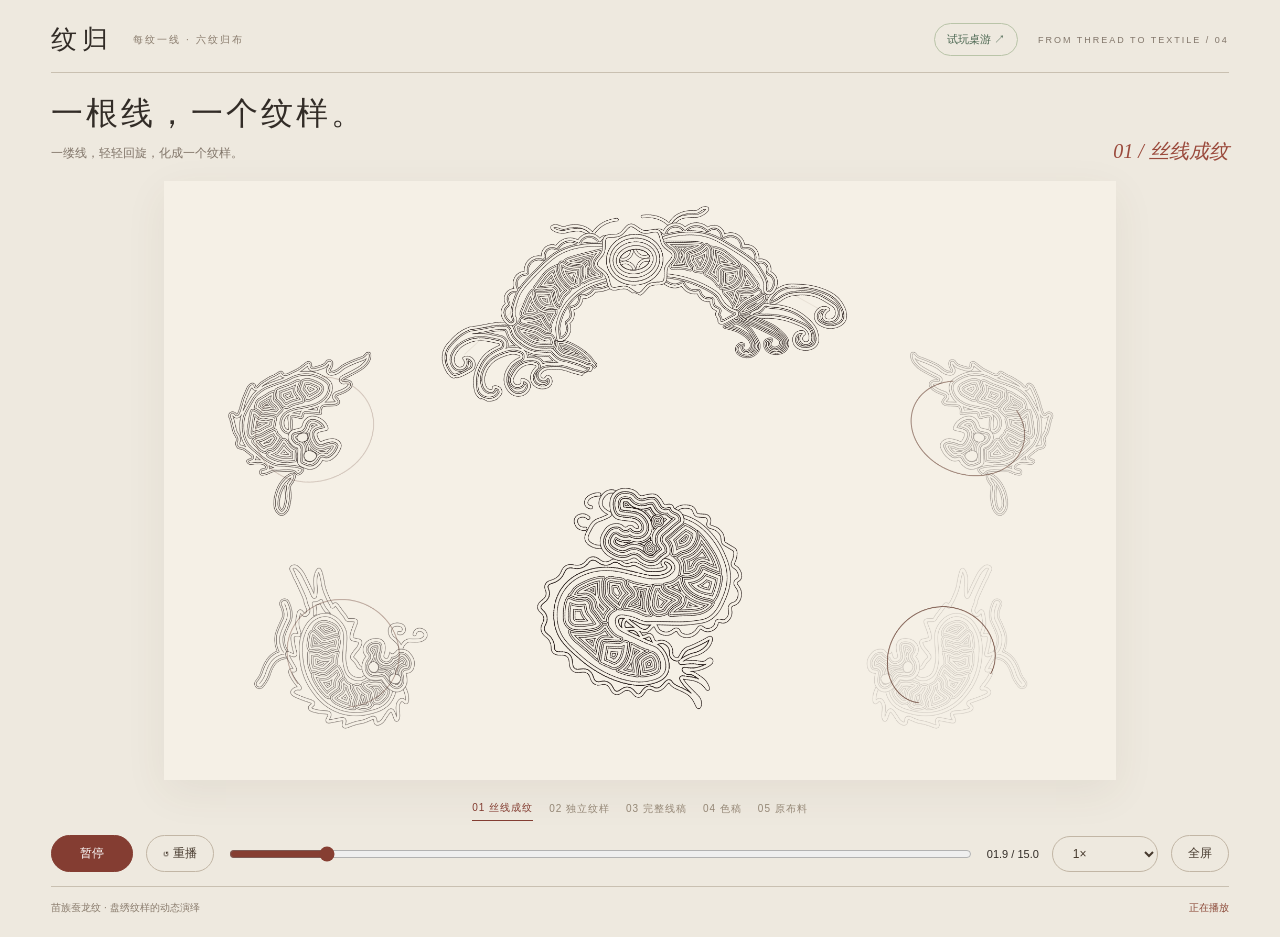
<file: index.html>
<!doctype html><html lang="zh-CN"><head><meta charset="utf-8"><meta name="viewport" content="width=device-width,initial-scale=1"><meta name="description" content="六根丝线，各自盘成蚕龙纹，再归位为线稿、色稿与原布料。"><title>纹归 · 每纹一线</title><link rel="stylesheet" href="style.css"></head><body><main><header><div class="brand">纹归<span>每纹一线 · 六纹归布</span></div><a class="game-link" href="game/">试玩桌游 ↗</a><div class="edition">FROM THREAD TO TEXTILE / 04</div></header><div class="intro"><div><h1>一根线，一个纹样。</h1><p id="description">丝线盘绕成独立的蚕龙纹，再归回一方布面。</p></div><div id="chapter">01 / 丝线成纹</div></div><div class="stage" id="stage"><canvas id="canvas" width="1815" height="1144" role="img" aria-label="六根独立丝线盘绕成纹样，归位成完整线稿，随后过渡为色稿与原布料"></canvas><div id="loading" role="status">正在穿针引线…</div></div><nav class="chapters" aria-label="动画阶段"><button data-time="0">01 丝线成纹</button><button data-time="3.3">02 独立纹样</button><button data-time="7.8">03 完整线稿</button><button data-time="10.5">04 色稿</button><button data-time="14.3">05 原布料</button></nav><div class="controls"><button class="primary" id="play" disabled>播放</button><button id="reset" disabled>↺ 重播</button><input id="seek" type="range" min="0" max="15" step="0.01" value="0" aria-label="动画进度" disabled><time id="time">00.0 / 15.0</time><select id="speed" aria-label="播放速度"><option value="0.5">0.5× 慢速</option><option value="1" selected>1×</option><option value="1.5">1.5×</option><option value="2">2×</option></select><button id="full">全屏</button></div><footer><span>苗族蚕龙纹 · 盘绣纹样的动态演绎</span><span id="status" role="status">载入中</span></footer></main><script src="animation.js"></script></body></html>
</file>
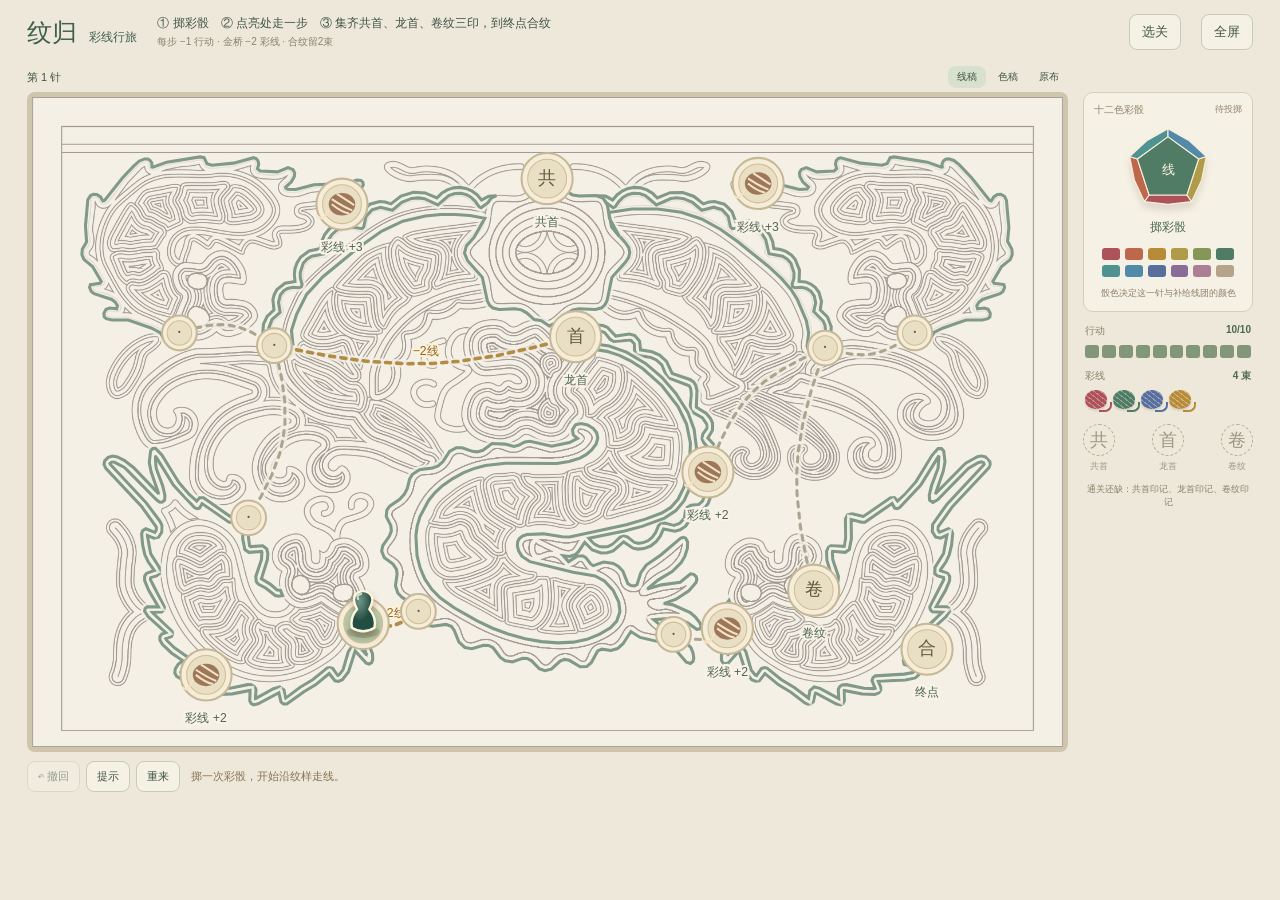
<file: game/index.html>
<!doctype html><html lang="zh-CN"><head><meta charset="utf-8"><meta name="viewport" content="width=device-width,initial-scale=1,viewport-fit=cover"><meta name="theme-color" content="#eee8db"><title>纹归 · 彩线行旅</title><link rel="stylesheet" href="game.css"></head><body><main><header><a href="../" class="brand">纹归 <small>彩线行旅</small></a><p class="quick-rule" id="quick-rule">① 掷彩骰　② 点亮处走一步　③ 集齐共首、龙首、卷纹三印，到终点合纹 <span>每步 −1 行动 · 金桥 −2 彩线 · 合纹留2束</span></p><button id="source-open" hidden>完整稿</button><button id="levels-open">选关</button><button id="fullscreen">全屏</button></header><div class="layout"><section class="play-area"><div class="board-toolbar"><span id="turn"></span><div class="view-switch"><button data-view="line">线稿</button><button data-view="color">色稿</button><button data-view="cloth">原布</button></div></div><div class="board-shell"><svg id="board" viewBox="0 0 1008.43 635.73" role="group" aria-label="布面路线棋盘，掷骰后点击相邻位置，消耗一步"><defs><pattern id="weave" width="6" height="6" patternUnits="userSpaceOnUse"><path d="M0 1H6M1 0V6" stroke="#fff" stroke-opacity=".06" stroke-width=".6"/></pattern><filter id="shadow" x="-60%" y="-60%" width="220%" height="240%"><feDropShadow dx="0" dy="4" stdDeviation="3" flood-color="#40261a" flood-opacity=".35"/></filter><radialGradient id="wood"><stop stop-color="#fff8e7"/><stop offset="1" stop-color="#ddc8a2"/></radialGradient><radialGradient id="pawn-fill" cx="35%" cy="25%"><stop stop-color="#75968a"/><stop offset="1" stop-color="#244d42"/></radialGradient></defs><rect width="1008.43" height="635.73" fill="#f5f0e6"/><image id="line-view" href="pattern-line.png" width="1008.43" height="635.73" opacity=".4"/><image id="color-view" href="pattern-color.png" width="1008.43" height="635.73"/><image id="cloth-view" href="cloth.jpg" width="1008.43" height="635.73" preserveAspectRatio="xMidYMid meet"/><g id="routes"></g><g id="journey"></g><g id="nodes"></g><g id="pawn" pointer-events="none" filter="url(#shadow)"><ellipse cy="12" rx="16" ry="6" fill="#39271f" opacity=".18"/><path d="M-11 8Q-13-2-6-10Q-14-25 0-28Q14-25 6-10Q13-2 11 8Q0 15-11 8Z" fill="url(#pawn-fill)" stroke="#fff5dc" stroke-width="2.3"/><path d="M-5-20Q-7-24-2-25" fill="none" stroke="#d0e2cc" stroke-width="2" stroke-linecap="round"/></g></svg></div><div class="action-row"><button id="undo">↶ 撤回</button><button id="hint">提示</button><button id="restart">重来</button><span id="message" role="status" aria-live="polite">掷一次彩骰，开始沿纹样走线。</span></div></section><aside><section class="dice-card"><div class="card-label">十二色彩骰 <span id="dice-status">待投掷</span></div><button id="roll" aria-label="投掷十二面彩色骰子"><svg id="die" viewBox="0 0 140 140" aria-hidden="true"><g stroke="#fff5df" stroke-width="2"><path fill="var(--thread)" d="M70 6 124 37 124 101 70 133 16 101 16 37Z"/><path fill="#ffffff30" d="M70 6 70 32 34 58 16 37Z"/><path fill="#00000018" d="M124 37 106 58 106 91 124 101Z"/><path fill="#ffffff20" d="M70 6 124 37 106 58 70 32Z"/><path fill="#00000028" d="M70 133 70 111 106 91 124 101Z"/><path fill="#00000015" d="M16 101 34 91 70 111 70 133Z"/><path fill="#ffffff18" d="M16 37 34 58 34 91 16 101Z"/><path fill="none" d="M70 32 106 58 94 96 46 96 34 58Z"/></g><text x="70" y="79" text-anchor="middle" fill="#fff8e5" font-size="20" font-family="serif">线</text></svg><span id="roll-label">掷彩骰</span></button><div id="palette" aria-label="十二种骰面颜色"></div><p id="color-name">骰色决定这一针与补给线团的颜色</p></section><section class="resources"><div class="resource-title">行动 <strong id="steps-label"></strong></div><div id="step-tokens"></div><div class="resource-title yarn-title">彩线 <strong id="buttons-label"></strong></div><div id="button-tokens"></div></section><section class="mission"><div class="seals"><div id="seal-left" class="seal"><span>共</span><small>共首</small></div><div id="seal-flower" class="seal"><span>首</span><small>龙首</small></div><div id="seal-right" class="seal"><span>卷</span><small>卷纹</small></div></div><div id="exit-check"></div></section></aside></div><div class="portrait-note">↻ 横过手机，展开整片纹样</div></main><dialog id="result"><div class="result-icon">✦</div><h2 id="result-title"></h2><p id="result-detail"></p><div id="result-stars"></div><button id="result-animation" hidden>观看我的成布动画</button><button id="next-level" hidden>下一片布 →</button><div class="dialog-actions"><button id="result-back">回看色稿</button><button id="result-cloth">查看原布</button><button id="result-restart">再走一次</button></div></dialog><dialog id="reference-zoom"><div class="source-head"><strong>原稿配色</strong><button id="reference-close">关闭</button></div><img id="reference-large" alt="放大的原始纹样色稿"></dialog><dialog id="source-viewer"><div class="source-head"><strong>第二片布 · 完整绘制稿</strong><button id="source-close">关闭</button></div><div class="source-tabs"><button id="source-line">完整线稿</button><button id="source-color">完整色稿</button></div><img id="source-image" alt="第二片布完整绘制稿"></dialog><dialog id="level-picker"><small>纹样旅程</small><h2>挑一片布，继续走线。</h2><div class="level-cards"><button id="pick-level-1"><b>01 · 循纹归针</b><span>10 步 · 沿卷纹学会取线与合纹</span><em id="level-1-status"></em></button><button id="pick-level-2"><b>02 · 双龙结心</b><span>16 步 · 先结心开桥，再取双龙印记</span><em id="level-2-status"></em></button></div><p>每片布独立存档，切换不会丢失当前路线。</p><button id="levels-close">继续当前关</button></dialog><section id="finale" hidden aria-label="我的彩线成布动画"><div class="finale-top"><div><small>属于这一局的颜色</small><h2 id="finale-title">循线，成纹。</h2></div><button id="finale-skip">跳至成布</button></div><div class="finale-stage"><figure class="personal-result"><figcaption id="personal-label" hidden>你的配色</figcaption><canvas id="finale-canvas" width="1512" height="954" aria-label="本局配色纹样动画"></canvas></figure><figure class="original-result" id="original-result" hidden><button id="reference-enlarge" aria-label="放大原稿配色"><img id="finale-reference" alt="原始纹样色稿缩略图"><span>原色稿 · 点开放大</span></button></figure><img id="finale-atlas" src="../assets/artwork.png" hidden alt=""></div><div class="finale-bottom"><p id="finale-caption" role="status" aria-live="polite">让走过的彩线，回到纹样里。</p><div id="finale-palette"></div><div class="finale-controls"><button id="finale-replay">重播动画</button><button id="finale-original">对照原布</button><button id="finale-close">回到棋盘</button></div></div></section><script src="map-data.js"></script><script src="level2-data.js"></script><script src="rules.js"></script><script src="finale-data.js"></script><script src="finale.js"></script><script src="game.js"></script></body></html>
</file>
<file: style.css>
*{box-sizing:border-box}body{margin:0;background:#eee9df;color:#322c27;font-family:Arial,'PingFang SC',sans-serif}main{max-width:1400px;margin:auto;padding:22px 4vw}header{display:flex;align-items:center;justify-content:space-between;border-bottom:1px solid #c9c0b1;padding-bottom:15px}.brand{font-family:serif;font-size:26px;letter-spacing:5px;display:flex;align-items:center;gap:20px}.brand span{font-family:Arial,'PingFang SC',sans-serif;font-size:10px;letter-spacing:2px;color:#8a7c6d}.edition{font-size:9px;letter-spacing:2px;color:#817569}.intro{display:flex;justify-content:space-between;align-items:end;margin:19px 0 16px}h1{font-family:serif;font-weight:400;font-size:32px;margin:0 0 7px;letter-spacing:3px}p{margin:0;color:#817569;font-size:12px;line-height:1.8}#chapter{font-family:serif;font-style:italic;font-size:20px;color:#9a493b;white-space:nowrap}.stage{position:relative;background:#f5f0e6;box-shadow:0 12px 40px #57412b12;overflow:hidden;max-width:min(100%,calc((100svh - 300px)*1.586));margin:auto}canvas{display:block;width:100%;aspect-ratio:1008.43/635.73}.stage:fullscreen{max-width:none;display:flex;align-items:center;justify-content:center;background:#eee9df}.stage:fullscreen canvas{max-width:100vw;max-height:100vh;object-fit:contain;width:auto;height:100vh}.chapters{display:flex;justify-content:center;gap:16px;margin:16px 0 0;flex-wrap:wrap}.chapters button{font-size:10px;border:none;border-radius:0;padding:5px 0;color:#958877;letter-spacing:1px}.chapters button.active{color:#843d32;border-bottom:1px solid #843d32}.controls{display:flex;gap:13px;align-items:center;padding:14px 0;border-bottom:1px solid #c9c0b1}button,select{background:transparent;border:1px solid #c2b6a5;border-radius:30px;padding:9px 16px;color:#46392d;cursor:pointer;font-size:12px}button:hover{background:#ded3c2}button.primary{background:#843d32;color:#fff;border-color:#843d32;min-width:82px}button:disabled{opacity:.5;cursor:wait}button:focus-visible,select:focus-visible,input:focus-visible{outline:2px solid #863e32;outline-offset:4px}input{accent-color:#863e32;flex:1;min-width:40px;cursor:pointer}time{font-size:11px;font-variant-numeric:tabular-nums;white-space:nowrap}footer{display:flex;justify-content:space-between;padding-top:14px;font-size:10px;color:#8a7c6d;gap:15px}#status{color:#8b4938}#loading{position:absolute;inset:0;display:grid;place-items:center;font-size:13px;background:#f5f0e6;letter-spacing:3px}[hidden]{display:none!important}@media(max-width:650px){main{padding:17px 4vw}h1{font-size:27px}.brand span{display:none}.edition{font-size:7px}.controls{gap:8px;flex-wrap:wrap}button,select{padding:9px 12px}.controls input{order:2;flex-basis:75%}footer{flex-direction:column;gap:7px}.intro{margin:19px 0 16px;gap:15px}#chapter{font-size:15px}.stage{max-width:100%}.chapters{gap:10px}.chapters button{font-size:9px}p{font-size:11px}}

.game-link{font-size:11px;color:#4a6650;text-decoration:none;border:1px solid #b9c4a8;padding:8px 12px;border-radius:20px;margin-left:auto;margin-right:20px}@media(max-width:650px){.game-link{margin-right:0}.edition{display:none}}
</file>
<file: game/game.css>
:root{--thread:#507b65}*{box-sizing:border-box}body{margin:0;background:#eee8db;color:#405447;font:13px Arial,'PingFang SC',sans-serif}button,a{-webkit-tap-highlight-color:transparent;touch-action:manipulation}button{font:inherit;color:inherit;cursor:pointer;border:1px solid #c7cbb8;border-radius:8px;background:#f6f1e5;padding:8px 12px}button:disabled{opacity:.5;cursor:default}button:focus:not(:focus-visible),.node:focus{outline:none}button:focus-visible,a:focus-visible{outline:2px solid #9b814c;outline-offset:2px}.node:focus-visible .rim{stroke:#9b814c;stroke-width:5}main{max-width:1250px;margin:auto;padding:12px max(12px,env(safe-area-inset-left))}header{display:flex;align-items:center;gap:20px;padding:2px 0 12px}.brand{font:25px serif;color:#3e604f;text-decoration:none;white-space:nowrap}.brand small{font-size:12px;margin-left:6px}.quick-rule{flex:1;margin:0;font-size:12px;line-height:1.6}.quick-rule span{display:block;color:#8b826b;font-size:10px}.layout{display:grid;grid-template-columns:minmax(0,1fr) 170px;gap:15px}.board-toolbar{display:flex;justify-content:space-between;align-items:center;height:30px;font-size:11px}.view-switch{display:flex;gap:3px}.view-switch button{font-size:10px;padding:4px 9px;border:0;background:none}.view-switch .active{background:#d7e1ce}.board-shell{padding:5px;background:#cfc5ac;border-radius:8px}#board{display:block;width:100%;border-radius:3px;background:#f5f0e6;overflow:visible}#line-view,#color-view,#cloth-view{transition:opacity .5s}#color-view,#cloth-view{opacity:0;pointer-events:none}#board[data-view=color] #color-view,#board[data-view=cloth] #cloth-view{opacity:1}#board[data-view=cloth] #routes,#board[data-view=cloth] #nodes,#board[data-view=cloth] #pawn,#board[data-view=cloth] #journey{display:none}.route-base{fill:none;stroke:#f5f0e6;stroke-opacity:.8;stroke-width:8}.route{fill:none;stroke:#809989;stroke-width:3;stroke-linecap:round}.bridge{stroke:#aaa58f;stroke-dasharray:5 6}.shortcut{stroke:#b28b44;stroke-width:3.5}.journey{fill:none;stroke-width:5;stroke-linecap:round;pointer-events:none}.edge-cost-label{font-size:12px;fill:#8a672c;text-anchor:middle;paint-order:stroke;stroke:#fff1d6;stroke-width:4}.node{cursor:pointer;outline:none}.rim{fill:#f5edd9;stroke:#c6b895;stroke-width:2}.inner{fill:#e9dfc4;stroke:#d1bd91;stroke-width:1}.node.reachable .rim{stroke:#577f60;stroke-width:4;filter:drop-shadow(0 0 5px #749c66)}.node.current .inner,.node.collected .inner{fill:#b8cba9}.node.spent .yarn-symbol{opacity:.3}.node text{font:18px serif;fill:#685b40;text-anchor:middle;dominant-baseline:middle;pointer-events:none}.node .label{font:12px Arial;fill:#4e6555;paint-order:stroke;stroke:#f8f3e6;stroke-width:4}.action-row{display:flex;align-items:center;gap:6px;margin-top:9px}.action-row button{font-size:11px;padding:7px 10px}#message{flex:1;font-size:11px;line-height:1.5;color:#867253;margin-left:5px}aside{padding-top:30px}.dice-card{text-align:center;padding:10px;background:#f6f1e5;border:1px solid #d6ceba;border-radius:10px}.card-label{display:flex;justify-content:space-between;font-size:10px;color:#8f826a}.card-label span{font-size:9px}#roll{display:flex;align-items:center;flex-direction:column;gap:0;width:100%;padding:2px 0 8px;border:none;background:none;opacity:1}#roll:disabled #roll-label{color:#918a76}#die{width:100px;height:100px;filter:drop-shadow(0 6px 3px #634d3325)}#roll-label{font-size:12px;color:#46674f}.rolling{animation:tumble .3s linear infinite}@keyframes tumble{50%{transform:rotate(35deg) scale(.9)}100%{transform:rotate(-25deg)}}#palette{display:grid;grid-template-columns:repeat(6,1fr);gap:5px;margin:4px 8px}#palette span{height:12px;border-radius:3px;transition:transform .2s}#palette .active{outline:2px solid #715d3b;outline-offset:2px;transform:scale(1.12)}#color-name{font-size:9px;line-height:1.5;margin:10px 0 0;color:#8c806b}.resources{padding:12px 2px}.resource-title{display:flex;justify-content:space-between;font-size:10px;margin-bottom:7px;color:#8a8068}.resource-title strong{color:#4c6851}.yarn-title{margin-top:11px}#step-tokens{display:flex;gap:3px}.step-token{flex:1;height:13px;border-radius:3px;background:#829778}.step-token.used{background:#d6d2c4}#button-tokens{display:flex;gap:6px;flex-wrap:wrap;min-height:22px}.yarn-token{position:relative;display:inline-block;width:22px;height:19px;border-radius:48%;background:repeating-linear-gradient(38deg,transparent 0 3px,#fff5 3px 4px),var(--yarn);box-shadow:0 2px 2px #59463225}.yarn-token:after{content:'';position:absolute;width:11px;height:8px;right:-5px;bottom:-3px;border:2px solid var(--yarn);border-top:0;border-left:0;border-radius:0 0 7px 0}.seals{display:flex;justify-content:space-between}.seal{display:flex;flex-direction:column;align-items:center;gap:4px;color:#9d9985}.seal span{width:32px;height:32px;border:1px dashed #b7ad92;border-radius:50%;display:grid;place-items:center;font:18px serif}.seal small{font-size:9px}.seal.earned{color:#466d4d}.seal.earned span{background:#d3dfc5;border:2px solid #7d9871}#exit-check{font-size:9px;color:#8b8069;text-align:center;margin-top:10px}.portrait-note{display:none}dialog{border:1px solid #c9bb99;border-radius:14px;background:#f7f0df;color:#405747;text-align:center;padding:24px;max-width:420px;width:calc(100% - 32px)}dialog::backdrop{background:#20372c65;backdrop-filter:blur(3px)}dialog h2{font:25px serif}dialog p{font-size:12px;line-height:1.8;color:#8a785a}.result-icon,#result-stars{font-size:30px;color:#b28a45}.dialog-actions{display:flex;gap:8px;justify-content:center}.dialog-actions button{font-size:11px}[hidden]{display:none!important}
@media(orientation:landscape) and (max-height:600px){main{height:100dvh;padding-top:6px;padding-bottom:5px;max-width:none;display:flex;flex-direction:column}header{gap:12px;padding-bottom:4px;min-height:38px}.brand{font-size:20px}.brand small{display:none}.quick-rule{font-size:10px}.quick-rule span{font-size:9px}header button{font-size:10px;padding:6px 9px}.layout{flex:1;min-height:0;grid-template-columns:minmax(0,1fr) 148px;gap:10px}.play-area{display:flex;flex-direction:column;min-height:0;align-items:center}.board-toolbar,.action-row{width:100%}.board-toolbar{height:24px;flex-shrink:0}.board-shell{min-height:0;flex:1;aspect-ratio:1008.43/635.73;max-width:100%;padding:3px}#board{height:100%;width:100%}.action-row{margin-top:4px;min-height:30px}.action-row button{font-size:10px;padding:5px 8px}#message{font-size:9px}aside{padding-top:0;overflow:auto;scrollbar-width:thin}.dice-card{padding:7px}#die{height:77px;width:77px}#color-name{margin-top:7px;font-size:8px}.resources{padding:9px 2px}.resource-title{margin-bottom:5px}.yarn-title{margin-top:8px}.seal span{width:27px;height:27px;font-size:15px}#exit-check{margin-top:6px}.yarn-token{width:19px;height:17px}}
@media(orientation:portrait) and (max-width:700px){main{padding:12px}header{flex-wrap:wrap;gap:8px}.quick-rule{order:3;flex-basis:100%;font-size:11px}header>button{margin-left:auto}.layout{grid-template-columns:1fr}.play-area{min-width:0}aside{padding-top:0;display:grid;grid-template-columns:140px 1fr;gap:12px}.dice-card{grid-row:span 2}.resources{padding-top:5px}.mission{align-self:end}.portrait-note{display:block;text-align:center;padding:14px;font-size:12px;color:#8c7857}.action-row{flex-wrap:wrap}#message{flex-basis:100%;margin:4px 0}}
@media(prefers-reduced-motion:reduce){.rolling{animation:none}#line-view,#color-view,#cloth-view{transition:none}}
/* Personal color finale stays in the landscape viewport and never replaces source art. */
.finale-open{overflow:hidden}#finale{position:fixed;inset:0;z-index:50;background:#eee8db;display:flex;flex-direction:column;padding:18px max(22px,env(safe-area-inset-left));overflow:auto}.finale-top{display:flex;justify-content:space-between;align-items:center;gap:15px}.finale-top small{font-size:10px;color:#9a8566;letter-spacing:3px}.finale-top h2{font:28px serif;letter-spacing:2px;margin:7px 0 10px}.finale-stage{flex:1;min-height:0;display:flex;justify-content:center;align-items:center;padding:10px}.finale-stage canvas{max-width:100%;max-height:100%;aspect-ratio:1008.43/635.73;object-fit:contain;box-shadow:0 12px 45px #64523720;border:1px solid #d6c9ad}.finale-bottom{text-align:center;flex-shrink:0}#finale-caption{font-size:11px;color:#8d795d;margin:8px 0;line-height:1.6}#finale-palette{display:flex;justify-content:center;gap:7px;margin:9px 0}#finale-palette span{width:16px;height:16px;border-radius:50%;border:2px solid #f8f1df;box-shadow:0 1px 2px #63513225}.finale-controls{display:flex;justify-content:center;gap:8px}.finale-controls button{font-size:11px}#result-animation{margin:12px 0;background:#dce5d1}#finale-atlas{display:none}@media(orientation:landscape) and (max-height:600px){#finale{padding:7px max(12px,env(safe-area-inset-left))}.finale-top h2{font-size:20px;margin:3px 0}.finale-top small{font-size:8px}.finale-top button,.finale-controls button{font-size:10px;padding:5px 9px}.finale-stage{padding:4px}.finale-stage canvas{width:auto;height:100%;max-width:100%}#finale-caption{font-size:9px;margin:4px 0}#finale-palette{margin:5px 0}#finale-palette span{width:12px;height:12px}}
#level-picker{max-width:570px}#level-picker>small{font-size:10px;letter-spacing:3px;color:#9d8768}.level-cards{display:grid;grid-template-columns:1fr 1fr;gap:12px;margin:20px 0}.level-cards button{display:flex;flex-direction:column;gap:12px;padding:22px 15px;text-align:left;background:#ede6d5;border:1px solid #c9baa0;min-height:150px}.level-cards button:nth-child(2){background:#e1e6d7}.level-cards b{font:20px serif}.level-cards span{font-size:11px;line-height:1.7;color:#7f7b65}.level-cards em{font:10px Arial;color:#5b7858}#next-level{display:block;width:100%;background:#46674e;color:#fff5e4;margin:8px 0 16px}#levels-open{white-space:nowrap}.route.locked{stroke:#b9af9d;opacity:.6}.edge-cost-label.locked{fill:#8d8070}@media(orientation:landscape) and (max-height:600px){.level-cards{margin:10px 0}.level-cards button{min-height:100px;padding:12px}.level-cards b{font-size:18px}#level-picker{padding:18px}#level-picker h2{margin:8px 0;font-size:22px}#level-picker p{margin:5px 0}}

#source-viewer{height:92dvh;max-width:850px;width:94vw;padding:15px;overflow:auto}#source-image{display:block;max-width:100%;max-height:calc(92dvh - 110px);height:auto;object-fit:contain;margin:12px auto}.source-head{display:flex;justify-content:space-between;align-items:center;font-size:12px}.source-tabs{display:flex;justify-content:center;gap:8px;margin-top:8px}.source-tabs button{font-size:11px}#source-open{white-space:nowrap}

/* Keep the personal artwork dominant; the source drawing is optional. */
.finale-stage{position:relative}.finale-stage figure{margin:0;min-height:0;min-width:0;display:flex;flex-direction:column;align-items:center;justify-content:center;height:100%}.personal-result{width:100%}.finale-stage figcaption{font-size:11px;color:#8d795d;letter-spacing:2px;margin:0 0 8px;flex-shrink:0}.finale-stage .original-result{position:absolute;right:5px;bottom:10px;width:86px;height:auto;z-index:2}.original-result button{padding:6px;background:#f5f0e6ec;border:1px solid #cfc1a3;box-shadow:0 4px 16px #65523316}.original-result img{display:block;width:68px;height:80px;object-fit:contain}.original-result span{font-size:8px;color:#847055;display:block;margin-top:5px;line-height:1.4}.finale-stage.comparing .original-result{animation:reference-in .6s ease-out}@keyframes reference-in{from{opacity:0;transform:translateY(7px)}to{opacity:1;transform:translateY(0)}}#reference-zoom{height:92dvh;max-width:900px;width:94vw;padding:16px;overflow:auto}#reference-large{display:block;max-width:100%;max-height:calc(92dvh - 85px);height:auto;width:auto;object-fit:contain;margin:12px auto}@media(orientation:landscape) and (max-height:600px){.finale-stage figcaption{font-size:9px;margin-bottom:4px}.finale-stage .original-result{width:62px;right:0;bottom:3px}.original-result button{padding:4px}.original-result img{width:48px;height:54px}.original-result span{font-size:7px;margin-top:3px}}@media(prefers-reduced-motion:reduce){.finale-stage.comparing .original-result{animation:none}}
</file>
